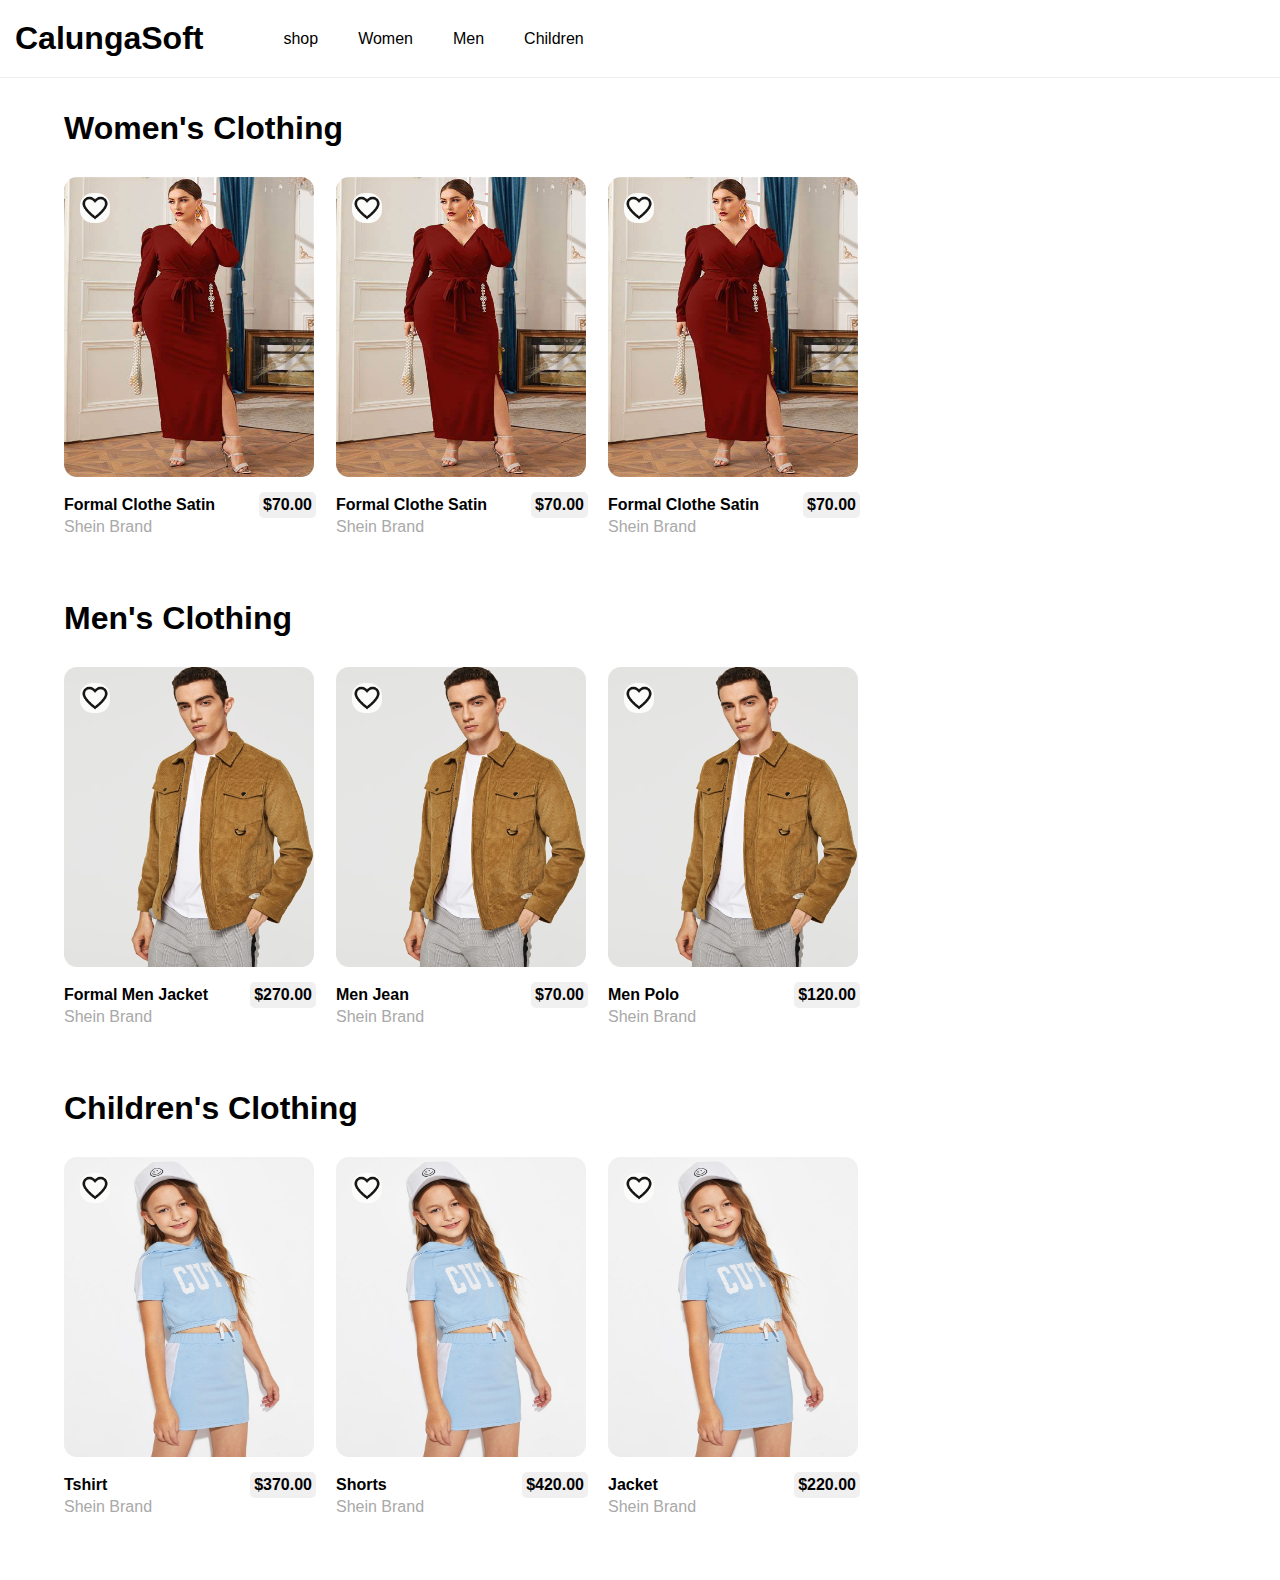
<file: index.html>
<!DOCTYPE html>
<html lang="en-US">
<head>
    <meta charset="UTF-8">
    <meta name="viewport" content="width=device-width, initial-scale=1.0">
    <link rel="stylesheet" href="home.css">
    <title>Teste - CalungaSoft</title>
</head>
<body>

    <nav class="navbar-menu navbar" id="home">
        <div class="navbar-container">
            <div class="navbar-title-container">
                <h1 class="main-title title navbar-title">CalungaSoft</h1>
            </div>
            <div class="menu-options-container">
                <ul class="menu-list-items">
                    <li class="list-item"><a href="#home">shop</a></li>
                    <li class="list-item"><a href="#women">Women</a></li>
                    <li class="list-item"><a href="#men">Men</a></li>
                    <li class="list-item"><a href="#children">Children</a></li>
                </ul>
            </div>
        </div>
    </nav>

    <section id="women" class="women-section section">
        <h1 class="women-section-title title">
            Women's Clothing
        </h1>

        <div class="women-section-container container">

              <div class="item-card">

                    <div class="item-card-image-box">
                        <img src="./image/item-w.jpeg" alt="women dress" class="item-card-image">

                        <img src="./image/like-outlined.png" alt="add to favorite" class="item-card-like" id="like">
                    </div>

                     <div class="item-card-footer">

                        <div class="item-card-footer-about">
                            <h3 class="item-name">
                                Formal Clothe Satin
                            </h3>

                            <div class="item-card-price-box">
                                <h3 class="item-price">
                                    $70.00
                                </h3>
                            </div>

                        </div>

                        <div class="item-card-footer-description">
                        <p>Shein Brand</p>
                        </div>

                    </div>
                    

                </div>

                <div class="item-card">

                    <div class="item-card-image-box">
                        <img src="./image/item-w.jpeg" alt="women dress" class="item-card-image">

                        <img src="./image/like-outlined.png" alt="add to favorite" class="item-card-like" id="like">
                    </div>

                     <div class="item-card-footer">

                        <div class="item-card-footer-about">
                            <h3 class="item-name">
                                Formal Clothe Satin
                            </h3>
                            
                            <div class="item-card-price-box">
                                <h3 class="item-price">
                                    $70.00
                                </h3>
                            </div>

                        </div>

                        <div class="item-card-footer-description">
                        <p>Shein Brand</p>
                        </div>

                    </div>
                    

                </div>

                <div class="item-card">

                    <div class="item-card-image-box">
                        <img src="./image/item-w.jpeg" alt="women dress" class="item-card-image">

                        <img src="./image/like-outlined.png" alt="add to favorite" class="item-card-like" id="like">
                    </div>

                     <div class="item-card-footer">

                        <div class="item-card-footer-about">
                            <h3 class="item-name">
                                Formal Clothe Satin
                            </h3>
                            
                            <div class="item-card-price-box">
                                <h3 class="item-price">
                                    $70.00
                                </h3>
                            </div>

                        </div>

                        <div class="item-card-footer-description">
                        <p>Shein Brand</p>
                        </div>

                    </div>

                    
                    

                </div>

        </div>
    </section>

    <!--MEN-->

     <section id="men" class="men-section section">
        <h1 class="men-section-title title">
            Men's Clothing
        </h1>

        <div class="men-section-container container">

            <div class="item-card">

                    <div class="item-card-image-box">
                        <a href="./details.html"><img src="./image/item-m.jpg" alt="men jeans" class="item-card-image"></a>

                        <img src="./image/like-outlined.png" alt="add to favorite" class="item-card-like" id="like">
                    </div>

                     <div class="item-card-footer">

                        <div class="item-card-footer-about">
                            <h3 class="item-name">
                                Formal Men Jacket
                            </h3>
                            
                            <div class="item-card-price-box">
                                <h3 class="item-price">
                                    $270.00
                                </h3>
                            </div>

                        </div>

                        <div class="item-card-footer-description">
                        <p>Shein Brand</p>
                        </div>

                    </div>
                    

                </div>

                <div class="item-card">

                    <div class="item-card-image-box">
                        <a href="./details.html"><img src="./image/item-m.jpg" alt="men jeans" class="item-card-image"></a>

                        <img src="./image/like-outlined.png" alt="add to favorite" class="item-card-like" id="like">
                    </div>

                     <div class="item-card-footer">

                        <div class="item-card-footer-about">
                            <h3 class="item-name">
                                Men Jean
                            </h3>
                            
                            <div class="item-card-price-box">
                                <h3 class="item-price">
                                    $70.00
                                </h3>
                            </div>

                        </div>

                        <div class="item-card-footer-description">
                        <p>Shein Brand</p>
                        </div>

                    </div>
                    

                </div>

                <div class="item-card">

                    <div class="item-card-image-box">
                        <a href="./details.html"><img src="./image/item-m.jpg" alt="men jeans" class="item-card-image"></a>

                        <img src="./image/like-outlined.png" alt="add to favorite" class="item-card-like" id="like">
                    </div>

                     <div class="item-card-footer">

                        <div class="item-card-footer-about">
                            <h3 class="item-name">
                                Men Polo
                            </h3>
                            
                            <div class="item-card-price-box">
                                <h3 class="item-price">
                                    $120.00
                                </h3>
                            </div>

                        </div>

                        <div class="item-card-footer-description">
                        <p>Shein Brand</p>
                        </div>

                    </div>
                    

                </div>

        </div>
    </section>

    <!--CHILDREN-->
     <section id="children" class="children-section section">
        <h1 class="women-section-title title">
            Children's Clothing
        </h1>

        <div class="children-section-container container">

            <div class="item-card">

                    <div class="item-card-image-box">
                        <img src="./image/item-c.jpg" alt="children tshirt" class="item-card-image">

                        <img src="./image/like-outlined.png" alt="add to favorite" class="item-card-like" id="like">
                    </div>

                     <div class="item-card-footer">

                        <div class="item-card-footer-about">
                            <h3 class="item-name">
                                Tshirt
                            </h3>
                            
                            <div class="item-card-price-box">
                                <h3 class="item-price">
                                    $370.00
                                </h3>
                            </div>

                        </div>

                        <div class="item-card-footer-description">
                        <p>Shein Brand</p>
                        </div>

                    </div>
                    

                </div>

                <div class="item-card">

                    <div class="item-card-image-box">
                        <img src="./image/item-c.jpg" alt="children short" class="item-card-image">

                        <img src="./image/like-outlined.png" alt="add to favorite" class="item-card-like" id="like">
                    </div>

                     <div class="item-card-footer">

                        <div class="item-card-footer-about">
                            <h3 class="item-name">
                                Shorts
                            </h3>
                            
                            <div class="item-card-price-box">
                                <h3 class="item-price">
                                    $420.00
                                </h3>
                            </div>

                        </div>

                        <div class="item-card-footer-description">
                        <p>Shein Brand</p>
                        </div>

                    </div>

                </div>

                  <div class="item-card">

                    <div class="item-card-image-box">
                        <img src="./image/item-c.jpg" alt="children jacket" class="item-card-image">

                        <img src="./image/like-outlined.png" alt="add to favorite" class="item-card-like" id="like">
                    </div>

                     <div class="item-card-footer">

                        <div class="item-card-footer-about">
                            <h3 class="item-name">
                                Jacket
                            </h3>
                            
                            <div class="item-card-price-box">
                                <h3 class="item-price">
                                    $220.00
                                </h3>
                            </div>

                        </div>

                        <div class="item-card-footer-description">
                        <p>Shein Brand</p>
                        </div>

                    </div>
                    

                </div>


        </div>
    </section>

    <script src="./script.js"></script>

    
</body>
</html>
</file>
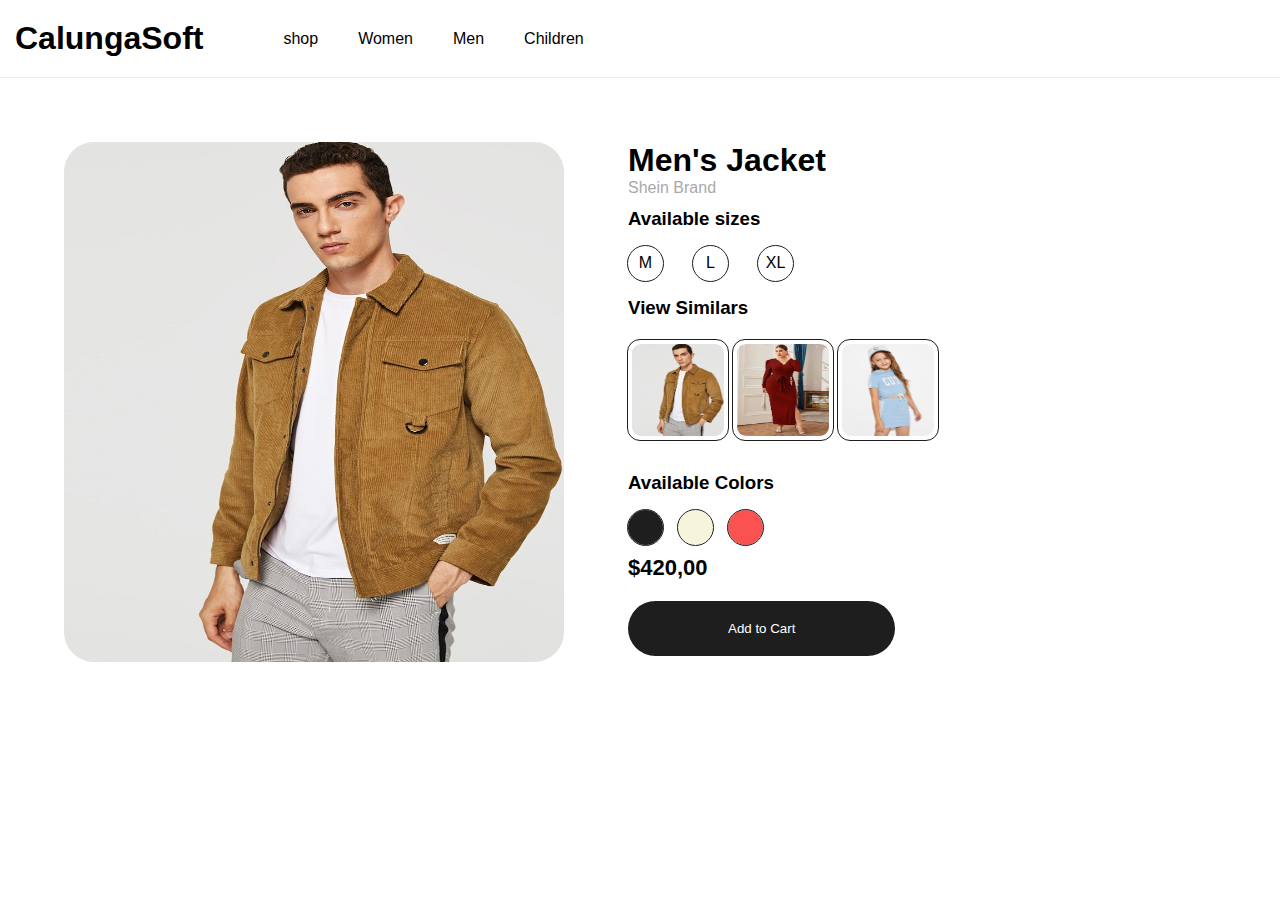
<file: details.html>
<!DOCTYPE html>
<html lang="en">
<head>
    <meta charset="UTF-8">
    <meta name="viewport" content="width=device-width, initial-scale=1.0">
    <link rel="stylesheet" href="home.css">
    <title>Teste - CalungaSoft</title>
</head>
<body>

        <nav class="navbar-menu navbar" id="home">
        <div class="navbar-container">
            <div class="navbar-title-container">
                <h1 class="main-title title navbar-title">CalungaSoft</h1>
            </div>
            <div class="menu-options-container">
                <ul class="menu-list-items">
                    <li class="list-item"><a href="#home">shop</a></li>
                    <li class="list-item"><a href="#women">Women</a></li>
                    <li class="list-item"><a href="#men">Men</a></li>
                    <li class="list-item"><a href="#children">Children</a></li>
                </ul>
            </div>
        </div>
    </nav>

    <section class="details-section section">
        <div class="details-section-container container">

            <div class="product-details-box">

                <img src="./image/item-m.jpg" alt="mens jacket" class="product-image">

                <div class="product-info">
                    <h1 class="product-name">Men's Jacket</h1>
                    <p class="product-description">Shein Brand</p>

                    <div class="product-sizes">
                        <h3>Available sizes</h3>
                         <div class="product-size-box">
                            <div class="size-box" id="M"><p>M</p></div>
                            <div class="size-box" id="L"><p>L</p></div>
                            <div class="size-box" id="XL"><p>XL</p></div>
                        </div>
                    </div>

                    <div class="others">
                        <h3>View Similars</h3>
                         <div class="others">
                            <div class="recomendations">
                                <div class="product-box">
                                    <img src="./image/item-m.jpg" alt="" class="other-image">
                                </div>
                                <div class="product-box">
                                    <img src="./image/item-w.jpeg" alt="" class="other-image">
                                </div>
                                <div class="product-box">
                                    <img src="./image/item-c.jpg" alt="" class="other-image">
                                </div>
                            </div>
                        </div>
                    </div>

                    <div class="bottom-details">

                        <h3 class="bottom-title">Available Colors</h3>

                        <div class="product-colors">
                            <div class="color-box" id="black"></div>
                            <div class="color-box" id="beige"></div>
                            <div class="color-box" id="red"></div>
                        </div>
                        <div class="product-price">
                            <h3 class="price">$420,00</h3>
                        </div>
                        <div class="buy-button">
                            <button class="buy-product-button">Add to Cart</button>
                        </div>

                    </div>

                </div>


            </div>

        </div>
    </section>
    
</body>
</html>
</file>
<file: home.css>
* {
  font-family: "Inter", Arial, Helvetica, sans-serif;
  margin: 0;
  padding: 0;
  box-sizing: border-box;
  outline: none;
  border: none;
}

:root {
  --dark-color:#1e1e1e;
  --white-main-color:#fff;
  --darker-white-main-color:#ededec;
  scroll-behavior: smooth;
}

a {
  text-decoration: none;
  color: var(--dark-color);
}

ul {
  list-style: none;
}

/* mixins */
body {
  background-color: var(--white-main-color);
}

.section {
  margin: 2rem auto auto 4rem;
}
.section .container {
  display: flex;
  flex-direction: row;
  gap: 20px;
  margin-bottom: 4rem;
}

.navbar {
  background-color: var(--white-main-color);
  border-bottom: 1px solid var(--darker-white-main-color);
}
.navbar .navbar-container {
  padding: 20px 15px 20px 15px;
  display: flex;
  flex-direction: row;
  gap: 80px;
  justify-content: row;
  align-items: center;
}
.navbar .navbar-container .navbar-title-container .main-title {
  color: var(--dark-main-color);
  cursor: pointer;
}
.navbar .navbar-container .menu-options-container .menu-list-items {
  display: flex;
  flex-direction: row;
  align-items: center;
  gap: 40px;
}
.navbar .navbar-container .menu-options-container .menu-list-items .list-item a {
  color: var(--dark-main-color);
  cursor: pointer;
  font-weight: 200;
}

.item-card {
  margin-top: 30px;
  display: flex;
  flex-direction: column;
  width: 252px;
  height: -webkit-fit-content;
  height: -moz-fit-content;
  height: fit-content;
  position: relative;
}
.item-card .item-card-image-box .item-card-image {
  width: 250px;
  height: 300px;
  border-radius: 13px;
}
.item-card .item-card-image-box .item-card-like {
  position: absolute;
  cursor: pointer;
  top: 1rem;
  left: 1rem;
  width: 30px;
  height: 30px;
  background-color: #fcfcfb;
  border-radius: 13px;
}
.item-card .item-card-footer {
  margin-top: 11px;
  display: flex;
  flex-direction: column;
}
.item-card .item-card-footer .item-card-footer-about {
  display: flex;
  flex-direction: row;
  justify-content: space-between;
  gap: 20px;
}
.item-card .item-card-footer .item-card-footer-about .item-name, .item-card .item-card-footer .item-card-footer-about .item-price {
  font-size: 16px;
  align-self: center;
}
.item-card .item-card-footer .item-card-footer-about .item-card-price-box {
  align-items: flex-end;
  background-color: #f0f0f0;
  width: -webkit-fit-content;
  width: -moz-fit-content;
  width: fit-content;
  height: -webkit-fit-content;
  height: -moz-fit-content;
  height: fit-content;
  padding: 4px;
  border-radius: 5px;
}
.item-card .item-card-footer .item-card-footer-description p {
  color: #a9a9a9;
}

.details-section {
  margin-top: 4rem;
}
.details-section .details-section-container {
  display: flex;
  flex-direction: row;
  width: 85%;
  height: 520px;
}
.details-section .details-section-container .product-details-box {
  display: flex;
  flex-direction: row;
  justify-content: space-between;
  gap: 4rem;
}
.details-section .details-section-container .product-details-box .product-image {
  width: 500px;
  height: 520px;
  border-radius: 30px;
}
.details-section .details-section-container .product-details-box .product-info .product-name {
  font-size: 32px;
}
.details-section .details-section-container .product-details-box .product-info .product-description {
  color: #a9a9a9;
}
.details-section .details-section-container .product-details-box .product-info .product-sizes {
  margin: 0.7rem auto auto auto;
  display: flex;
  flex-direction: column;
  gap: 5px;
}
.details-section .details-section-container .product-details-box .product-info .product-sizes .product-size-box {
  margin-top: 0.7rem;
  display: flex;
  flex-direction: row;
  gap: 30px;
}
.details-section .details-section-container .product-details-box .product-info .product-sizes .product-size-box .size-box {
  width: 35px;
  height: 35px;
  border-radius: 100%;
  outline: 1.4px solid #1e1e1e;
  align-self: center;
  cursor: pointer;
  transition: all 300ms ease-out;
}
.details-section .details-section-container .product-details-box .product-info .product-sizes .product-size-box .size-box p {
  display: flex;
  flex-direction: column;
  font-weight: 500;
  align-items: center;
  padding: 8px;
}
.details-section .details-section-container .product-details-box .product-info .product-sizes .product-size-box .size-box:hover {
  background-color: #1e1e1e;
  transition: all 300ms ease-in;
}
.details-section .details-section-container .product-details-box .product-info .product-sizes .product-size-box .size-box:hover p {
  color: #fff;
}
.details-section .details-section-container .product-details-box .product-info .others {
  margin: 1rem auto 0 auto;
  display: flex;
  flex-direction: column;
  gap: 5px;
}
.details-section .details-section-container .product-details-box .product-info .others .recomendations {
  display: flex;
  flex-direction: row;
  gap: 5px;
}
.details-section .details-section-container .product-details-box .product-info .others .recomendations .product-box {
  width: 100px;
  height: 100px;
  border-radius: 12px;
  outline: 1.4px solid #1e1e1e;
  align-self: center;
  cursor: pointer;
}
.details-section .details-section-container .product-details-box .product-info .others .recomendations .product-box img {
  width: 92px;
  height: 92px;
  border-radius: 9px;
  display: flex;
  flex-direction: column;
  align-items: center;
  margin: 4px auto;
}
.details-section .details-section-container .product-details-box .product-info .bottom-details {
  margin-top: 2rem;
  display: flex;
  flex-direction: column;
  align-items: flex-start;
}
.details-section .details-section-container .product-details-box .product-info .bottom-details .bottom-title {
  margin-bottom: 1rem;
}
.details-section .details-section-container .product-details-box .product-info .bottom-details .product-colors {
  display: flex;
  flex-direction: row;
  gap: 15px;
}
.details-section .details-section-container .product-details-box .product-info .bottom-details .product-colors .color-box {
  width: 35px;
  height: 35px;
  cursor: pointer;
  outline: 1.4px solid #1e1e1e;
  border-radius: 100%;
  background-color: var(--dark-color);
}
.details-section .details-section-container .product-details-box .product-info .bottom-details .product-colors #beige {
  background-color: beige;
}
.details-section .details-section-container .product-details-box .product-info .bottom-details .product-colors #red {
  background-color: rgb(250, 81, 81);
}
.details-section .details-section-container .product-details-box .product-info .bottom-details .product-price h3 {
  margin-top: 10px;
  font-size: 22px;
}
.details-section .details-section-container .product-details-box .product-info .bottom-details .buy-button button {
  margin-top: 20px;
  padding: 20px 100px;
  background-color: #1e1e1e;
  color: var(--white-main-color);
  border-radius: 60px;
  cursor: pointer;
}

@media screen and (max-width: 720px) {
  .section .container {
    display: flex;
    flex-direction: column;
    align-items: center;
    align-self: center;
  }
}/*# sourceMappingURL=home.css.map */
</file>
